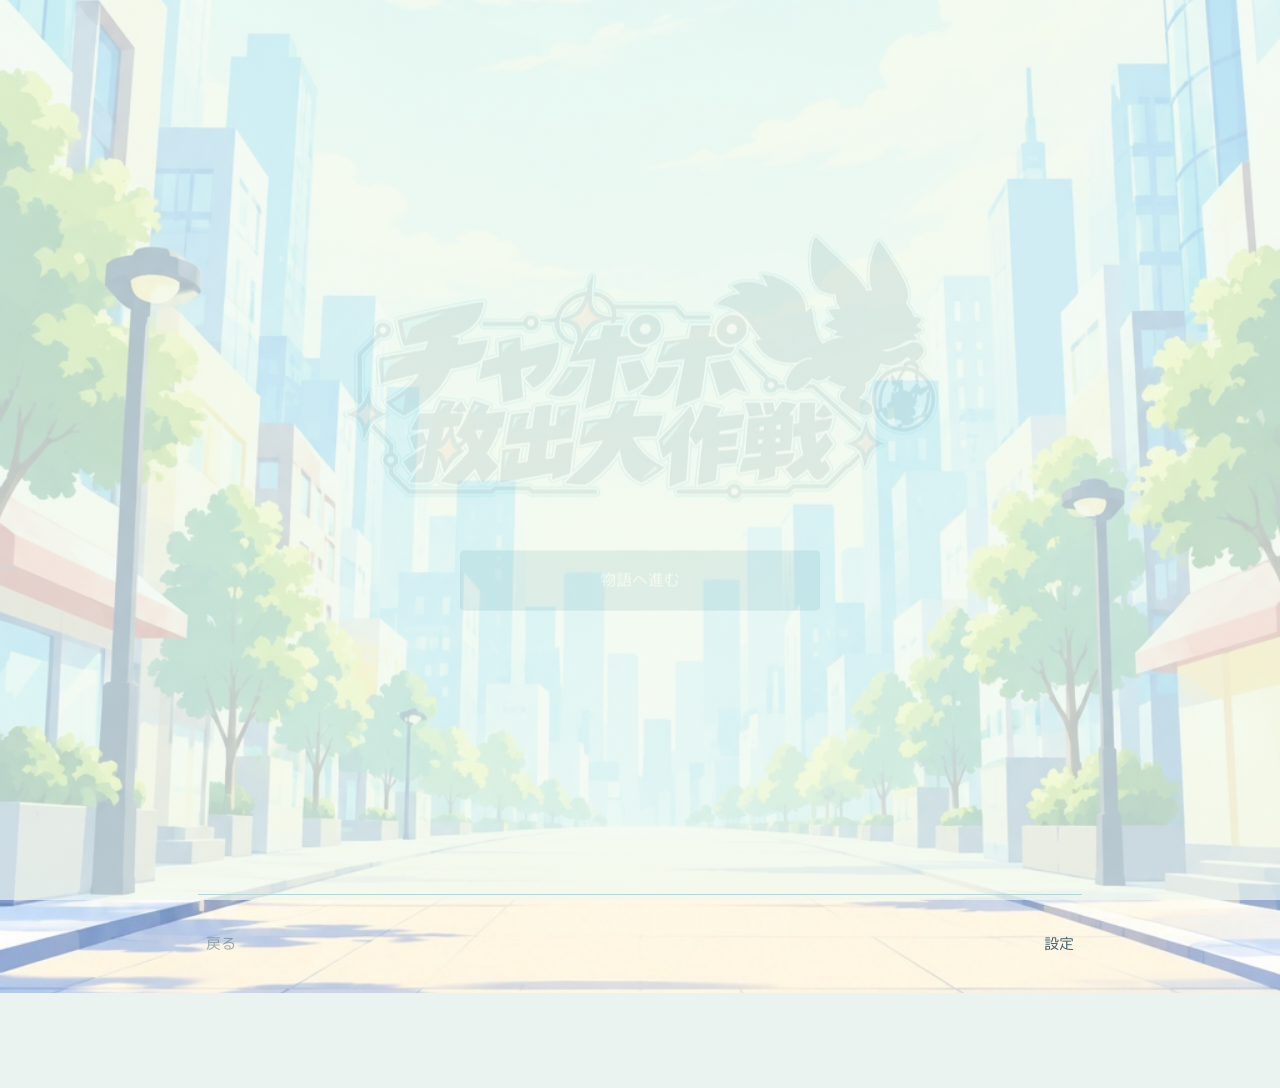
<file: index.html>
<!doctype html><html lang="ja"><head><meta charset="utf-8"><meta name="viewport" content="width=device-width,initial-scale=1"><meta http-equiv="refresh" content="0;url=./mvp/"><title>チャポポ救出大作戦｜4地点MVP</title></head><body><a href="./mvp/">4地点MVP版を開く</a></body></html>
</file>
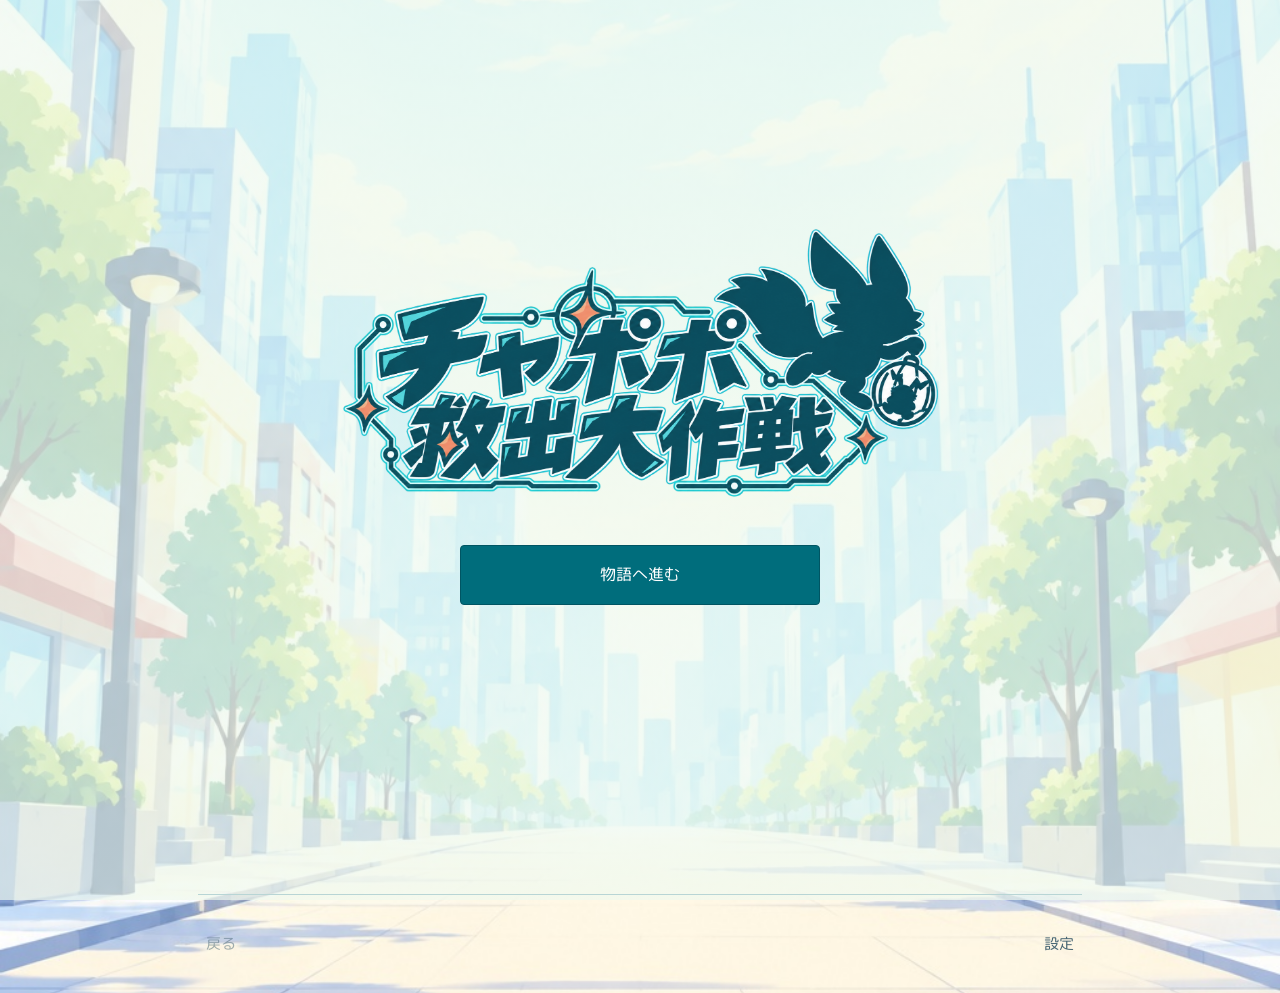
<file: mvp/index.html>
<!doctype html>
<html lang="ja">
<head>
<meta charset="utf-8"><meta name="viewport" content="width=device-width,initial-scale=1">
<meta name="theme-color" content="#153e51"><meta name="description" content="新宿の4つのステーションに残された手がかりを追い、チャポポを救出せよ。CHARGESPOTの街歩き謎解き。">
<title>チャポポ救出大作戦 | 新宿の街歩き謎解き</title>
<link rel="preload" as="image" href="./comic-title-daisakusen-r68.png">
<link rel="preload" as="image" href="./event-street-r20.jpg">
<link rel="preload" as="font" href="./YuseiMagic-Regular.woff2" type="font/woff2" crossorigin>
<link rel="preload" as="font" href="./MPLUSRounded1c-Regular.woff2" type="font/woff2" crossorigin>
<link rel="stylesheet" href="./mission.css?v=20261004-r69-answer-row">
</head>
<body>
<svg class="ink-filter-defs" width="0" height="0" aria-hidden="true"><defs><filter id="chapter-ink" color-interpolation-filters="sRGB"><feColorMatrix type="matrix" values="1 0 0 0 0  0 1 0 0 0  0 0 1 0 0  -10 -10 -10 0 27" result="ink"/><feComposite in="ink" in2="SourceAlpha" operator="in"/></filter></defs></svg>
<a class="skip" href="#app">ミッションへ</a>
<header class="event-banner" aria-label="イベントタイトル"><img class="comic-title" src="./comic-title-daisakusen-r68.png" width="1774" height="887" alt="チャポポ救出大作戦"></header>
<div class="shell">
<main id="app" tabindex="-1" aria-live="polite"></main>
<footer><button class="text-button" id="pageBack">戻る</button><button class="text-button" id="settingsOpen" aria-label="設定を開く">設定</button></footer>
</div>
<dialog id="settings"><div class="dialog-head"><h2>設定</h2><button id="settingsClose" class="text-button">閉じる</button></div><p>進捗はこの端末に保存されます。画面の確認と答えの入力は、立ち止まって行ってください。</p><button id="reset" class="secondary">最初からやり直す</button><details><summary>運営者テスト</summary><button id="testAnswers" class="text-button">テスト用の答えを表示</button><p id="answers"></p></details></dialog>
<noscript>ブラウザのJavaScriptを有効にしてご参加ください。</noscript>
<script src="./config.js?v=20261004-r66-monitor"></script><script src="./story-revision-r36.js?v=20261004-r57"></script><script src="./story-copy-r53.js?v=20261004-r57"></script><script src="./app.js?v=20261004-r68-logo"></script>
</body></html>
</file>
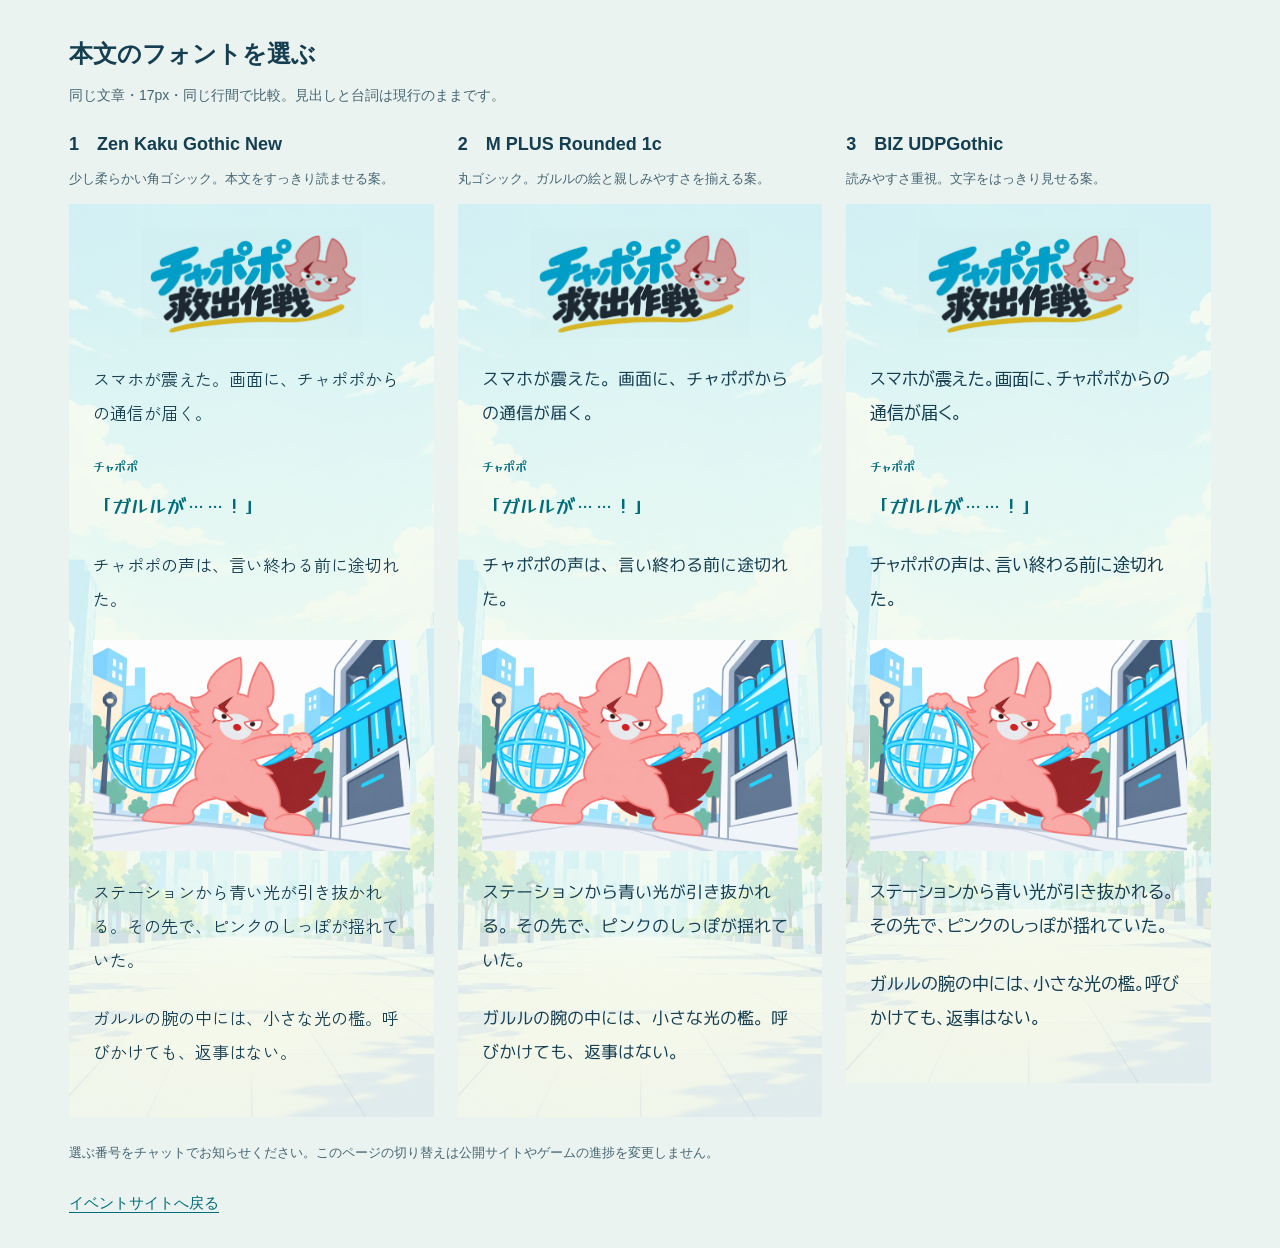
<file: mvp/font-preview.html>
<!doctype html>
<html lang="ja">
<head>
<meta charset="utf-8"><meta name="viewport" content="width=device-width,initial-scale=1">
<title>本文のフォント比較 | チャポポ救出作戦</title>
<style>
@font-face{font-family:Zen;src:url('./ZenKakuGothicNew-Regular.woff2') format('woff2');font-weight:400;font-display:swap}
@font-face{font-family:Rounded;src:url('./MPLUSRounded1c-Regular.woff2') format('woff2');font-weight:400;font-display:swap}
@font-face{font-family:BIZ;src:url('./BIZUDPGothic-Regular.woff2') format('woff2');font-weight:400;font-display:swap}
@font-face{font-family:Yusei;src:url('./YuseiMagic-Regular.woff2') format('woff2');font-weight:400;font-display:swap}
*{box-sizing:border-box}body{margin:0;background:#eaf3ef;color:#153e51;font:15px/1.8 sans-serif}main{max-width:1190px;margin:32px auto;padding:0 24px}h1{font-size:24px;margin:0 0 8px}header>p{margin:0 0 20px;font-size:14px;color:#466573}nav{display:flex;gap:8px;margin:20px 0}button{font:inherit;cursor:pointer;min-height:44px;background:transparent;color:#153e51;border:1px solid #006d7c;border-radius:3px;padding:8px 18px}button[aria-pressed=true]{color:#effaf5;background:#006d7c}:focus-visible{outline:3px solid #006d7c;outline-offset:3px}.comparison{display:grid;grid-template-columns:repeat(3,minmax(0,1fr));gap:24px}.option{min-width:0}h2{font-size:18px;margin:0 0 6px;font-weight:600}.description{font-size:13px;margin:0 0 14px;color:#466573}.sample{background:linear-gradient(rgba(239,249,239,.68),rgba(239,249,239,.68)),url('./event-street-r20.jpg') center/cover;padding:24px;min-width:0}.logo{display:block;width:220px;max-width:100%;height:auto;margin:0 auto 24px;mix-blend-mode:multiply}.prose{font-size:17px;line-height:2;font-weight:400;letter-spacing:0;line-break:strict;word-break:normal;overflow-wrap:break-word}.prose p{margin:0 0 24px}.scene{display:block;width:100%;height:auto;aspect-ratio:3/2;object-fit:contain;margin:24px 0}.voice{font-family:Yusei,sans-serif;margin:24px 0;color:#006d7c}.voice small{display:block;font-size:12px;margin-bottom:8px}.voice p{font-size:19px;margin:0}.zen .prose{font-family:Zen,sans-serif}.rounded .prose{font-family:Rounded,sans-serif}.biz .prose{font-family:BIZ,sans-serif}.compare-note{font-size:13px;margin:24px 0;color:#466573}a{color:#006d7c;text-underline-offset:4px}
@media(max-width:900px){main{max-width:430px;padding:0 24px;margin-top:24px}.comparison{display:block}.option[hidden]{display:none}.sample{margin:0 -24px;padding:24px}.option{margin-bottom:24px}nav{justify-content:flex-start}}
@media(min-width:901px){.option[hidden]{display:block}nav{display:none}}
</style>
</head>
<body><main>
<header><h1>本文のフォントを選ぶ</h1><p>同じ文章・17px・同じ行間で比較。見出しと台詞は現行のままです。</p></header>
<nav aria-label="候補の切り替え"><button data-font="1" aria-pressed="true">1</button><button data-font="2" aria-pressed="false">2</button><button data-font="3" aria-pressed="false">3</button></nav>
<div class="comparison">
<section class="option zen" data-option="1"><h2>1　Zen Kaku Gothic New</h2><p class="description">少し柔らかい角ゴシック。本文をすっきり読ませる案。</p><div class="sample"><img class="logo" src="./comic-title-r13.jpg" alt="チャポポ救出作戦" width="1774" height="887"><div class="prose"><p>スマホが震えた。画面に、チャポポからの通信が届く。</p><div class="voice"><small>チャポポ</small><p>「ガルルが……！」</p></div><p>チャポポの声は、言い終わる前に途切れた。</p><img class="scene" src="./scene-st1-arrival-r14.jpg" alt="ガルルが青い光を引き抜く" width="1536" height="1024"><p>ステーションから青い光が引き抜かれる。その先で、ピンクのしっぽが揺れていた。</p><p>ガルルの腕の中には、小さな光の檻。呼びかけても、返事はない。</p></div></div></section>
<section class="option rounded" data-option="2" hidden><h2>2　M PLUS Rounded 1c</h2><p class="description">丸ゴシック。ガルルの絵と親しみやすさを揃える案。</p><div class="sample"><img class="logo" src="./comic-title-r13.jpg" alt="チャポポ救出作戦" width="1774" height="887"><div class="prose"><p>スマホが震えた。画面に、チャポポからの通信が届く。</p><div class="voice"><small>チャポポ</small><p>「ガルルが……！」</p></div><p>チャポポの声は、言い終わる前に途切れた。</p><img class="scene" src="./scene-st1-arrival-r14.jpg" alt="ガルルが青い光を引き抜く" width="1536" height="1024"><p>ステーションから青い光が引き抜かれる。その先で、ピンクのしっぽが揺れていた。</p><p>ガルルの腕の中には、小さな光の檻。呼びかけても、返事はない。</p></div></div></section>
<section class="option biz" data-option="3" hidden><h2>3　BIZ UDPGothic</h2><p class="description">読みやすさ重視。文字をはっきり見せる案。</p><div class="sample"><img class="logo" src="./comic-title-r13.jpg" alt="チャポポ救出作戦" width="1774" height="887"><div class="prose"><p>スマホが震えた。画面に、チャポポからの通信が届く。</p><div class="voice"><small>チャポポ</small><p>「ガルルが……！」</p></div><p>チャポポの声は、言い終わる前に途切れた。</p><img class="scene" src="./scene-st1-arrival-r14.jpg" alt="ガルルが青い光を引き抜く" width="1536" height="1024"><p>ステーションから青い光が引き抜かれる。その先で、ピンクのしっぽが揺れていた。</p><p>ガルルの腕の中には、小さな光の檻。呼びかけても、返事はない。</p></div></div></section>
</div>
<p class="compare-note">選ぶ番号をチャットでお知らせください。このページの切り替えは公開サイトやゲームの進捗を変更しません。</p>
<a href="./">イベントサイトへ戻る</a>
</main><script>
document.querySelectorAll('[data-font]').forEach(button=>button.addEventListener('click',()=>{document.querySelectorAll('[data-font]').forEach(b=>b.setAttribute('aria-pressed',String(b===button)));document.querySelectorAll('[data-option]').forEach(option=>option.hidden=option.dataset.option!==button.dataset.font);}));
</script></body></html>
</file>
<file: mvp/mission.css>
/* Native CSS. Daytime event; variance6/motion3/density3. No story cards.
   3px controls, Japanese system sans, cyan reserved for functional state. */
:root{color-scheme:light;--bg:#fafbfc;--ink:#25292d;--muted:#626970;--line:#d7dce0;--accent:#087f8c}
*{box-sizing:border-box}body{margin:0;background:var(--bg);color:var(--ink);font:15px/1.7 "Hiragino Sans","Yu Gothic",Meiryo,system-ui,sans-serif;-webkit-font-smoothing:antialiased}button,input{font:inherit}button,a,summary{touch-action:manipulation;-webkit-tap-highlight-color:transparent}button{cursor:pointer}a{color:inherit;text-underline-offset:5px}:focus-visible{outline:2px solid var(--accent);outline-offset:5px}[hidden]{display:none!important}button:disabled{opacity:.5;cursor:not-allowed}
.shell{width:min(1280px,calc(100% - 80px));margin:auto}.topbar{height:80px;display:flex;align-items:center;justify-content:space-between}.wordmark{display:grid;gap:4px;text-decoration:none}.wordmark strong{font:800 19px/1.1 Arial,sans-serif;letter-spacing:-.035em}.wordmark strong span{font-weight:400;margin-left:5px}.wordmark small{font-size:10px;color:var(--muted)}.text-button{min-height:44px;border:0;background:none;color:var(--muted);padding:12px 0;font-size:13px}.text-button:hover{color:var(--ink)}
.tabs{display:flex;gap:30px;border-bottom:1px solid var(--line)}.tabs button{min-height:48px;padding:14px 0;border:0;border-bottom:2px solid transparent;background:none;color:var(--muted);font-size:13px}.tabs button[aria-current]{color:var(--ink);border-color:var(--ink)}main{margin-top:26px;outline:none}
.primary,.secondary{display:inline-flex;align-items:center;justify-content:space-between;gap:28px;min-height:52px;padding:15px 20px;border:1px solid var(--ink);border-radius:3px;font-size:14px;font-weight:700;text-decoration:none;white-space:nowrap}.primary{color:var(--bg);background:var(--ink)}.primary:hover{background:#41474c}.secondary{color:var(--ink);background:transparent;border-color:#90979e}.secondary:hover{background:#eef1f3}.primary:active,.secondary:active{transform:translateY(1px)}
.intro{display:grid;grid-template-columns:.8fr 1.2fr;align-items:center;min-height:500px;gap:20px}.intro-copy{padding:38px 24px 38px 0}.intro h1{font-size:clamp(36px,4.6vw,64px);font-weight:800;line-height:1.26;letter-spacing:-.065em;margin:0 0 24px}.intro h1 span{display:block;white-space:nowrap}.lead{font-size:18px;line-height:1.8;margin:0 0 28px}.intro-image{margin:0;min-width:0}.intro-image img{width:100%;height:auto;display:block}.intro-meta{display:flex;gap:24px;margin-top:24px;font-size:12px;color:var(--muted)}.intro-meta strong{font-size:22px;font-weight:600;margin-right:4px;color:var(--ink)}.intro-note{font-size:13px;color:var(--muted);line-height:1.8;margin:24px 0}.prologue{max-width:640px;margin:64px auto 40px}.prologue h2{font-size:28px;margin:0 0 28px}
.status{display:flex;justify-content:space-between;align-items:center;gap:20px;padding-bottom:22px}.status p{font-size:11px;color:var(--muted);margin:0}.status strong{font-size:16px;color:var(--ink);font-weight:600;margin-left:8px;font-variant-numeric:tabular-nums}.segments{display:flex;gap:6px}.segments i{width:30px;height:4px;background:var(--line)}.segments i.done{background:var(--accent)}
.travel-screen{max-width:980px;margin:auto;padding:64px 32px 72px;min-height:60dvh}.travel-label{font-size:13px;color:var(--muted);margin:0 0 28px}.travel-screen h1{font-size:clamp(32px,5.6vw,66px);line-height:1.4;letter-spacing:-.045em;max-width:15em;margin:0 0 28px;text-wrap:balance}.travel-place{font-size:20px;color:var(--muted);line-height:1.8;margin:0 0 36px;max-width:30em}.travel-actions{display:flex;gap:16px;flex-wrap:wrap}.travel-actions .primary{min-width:220px}.travel-note{font-size:13px;color:var(--muted);margin-top:24px}
.scene{margin:0;min-width:0}.scene img{display:block;width:100%;height:auto;object-fit:contain}.scene figcaption{display:none}.story-screen>.scene{max-width:880px;margin:0 auto}.story-screen>.scene img{height:clamp(250px,32vw,430px)}.story-sheet{width:min(660px,100%);margin:36px auto 48px;padding:0;background:none;border:0}.story-sheet h1{font-size:clamp(26px,3vw,34px);line-height:1.5;letter-spacing:-.035em;margin:0 0 28px;font-weight:800}.stage-heading{display:flex;align-items:baseline;gap:12px;margin-bottom:20px}.stage-number{font:400 26px/1 Arial,sans-serif}.stage-heading span:last-child{font-size:11px;color:var(--muted)}.story-part{margin:0 0 28px}
.reader-prose{font-size:17px;font-weight:400;line-height:2;letter-spacing:.015em;max-width:38em;line-break:strict;overflow-wrap:anywhere;outline:none}.reader-prose p{margin:0 0 1.25em}.reader-prose p:last-child{margin-bottom:0}.reader-prose .dialogue{display:grid;grid-template-columns:76px minmax(0,1fr);gap:14px;margin:28px 0;padding:0;max-width:100%;border:0;background:none}.dialogue figcaption{font-size:12px;font-weight:600;color:var(--muted);padding-top:5px}.dialogue blockquote{padding:0;margin:0;border:0;background:none;color:var(--ink);font-size:19px;line-height:1.8;font-weight:650}.dialogue.garuru{padding-left:24px}.story-sheet>.primary{width:100%;margin-top:8px}
.success-label{font-size:15px;font-weight:750;color:var(--accent);margin:0 0 24px;outline:none}.success-label span{font:12px/1.6 ui-monospace,monospace;margin-left:14px;overflow-wrap:anywhere}.brand-note{padding:28px 0 0;margin:36px 0 28px;border-top:1px solid var(--line)}.operation-bridge{font-size:14px;color:var(--muted);line-height:1.85;margin:0 0 18px}.brand-note h2{font-size:21px;line-height:1.6;letter-spacing:-.025em;margin:0 0 12px}.promotion-body{font-size:15px;line-height:1.9;margin:0}.ending-detail{font-size:14px;color:var(--muted);margin-top:20px}.ending-detail .reader-prose{font-size:16px;margin-top:14px}
.mission-layout{display:grid;grid-template-columns:1fr 1fr;gap:48px;align-items:start}.mission-layout>.scene{position:sticky;top:24px}.mission-panel{padding:26px 0;min-width:0}.mission-panel h1{font-size:28px;line-height:1.5;margin:0 0 20px;letter-spacing:-.035em}.place{display:flex;gap:16px;justify-content:space-between;align-items:flex-start}.place p{font-size:13px;color:var(--muted);line-height:1.8;margin:0}.place a{font-size:13px;min-height:44px;white-space:nowrap}.instruction{font-size:15px;line-height:1.8;margin:28px 0 18px}.answer-form label{display:block;font-size:13px;margin-bottom:10px}.input-row{display:flex;gap:8px}.input-row input{width:100%;min-width:0;border:1px solid #90979e;border-radius:3px;background:var(--bg);padding:14px;font-size:16px;color:var(--ink)}.input-row input::placeholder{color:var(--muted)}.input-row .primary{gap:0}.input-row input[aria-invalid]{border-color:#a13e2d}.feedback{font-size:13px;line-height:1.6;color:#a13e2d;min-height:20px;margin:10px 0 0}.helpers{display:flex;gap:20px;flex-wrap:wrap;margin-top:12px}.helpers details{font-size:13px;color:var(--muted)}.helpers details[open]{flex-basis:100%}summary{cursor:pointer;min-height:44px;padding:12px 0}details p{line-height:1.8;margin-top:2px}.rental{margin:26px 0}.rental h3{font-size:17px;margin:0 0 12px}.rental ol{padding-left:22px;font-size:14px;line-height:1.9}.rental-note{font-size:13px;color:var(--muted);line-height:1.8;margin:14px 0}.rental details{font-size:13px;color:var(--muted)}
.completion{display:grid;grid-template-columns:1.35fr 1fr;gap:64px;max-width:1120px;margin:52px auto 64px;align-items:start}.completion-label{font-size:13px;color:var(--muted);margin:0 0 20px}.completion h1{font-size:38px;line-height:1.5;letter-spacing:-.035em;margin:0 0 28px}.completion-copy{font-size:22px;font-weight:750;line-height:1.6;margin:34px 0 0}.return-panel{border-left:1px solid var(--line);padding:0 0 0 34px;background:none}.return-panel h2{font-size:21px;line-height:1.6;margin:0 0 20px}.return-panel p,.return-panel li{font-size:15px;line-height:1.9}.return-panel ol{padding-left:22px;margin:20px 0}.return-panel li+li{margin-top:12px}.return-panel p:last-child{font-size:14px;color:var(--muted)}
.logs-page{max-width:760px;margin:44px auto}.logs-page h1{font-size:32px;margin-bottom:28px}.log-entry{padding:22px 0;border-bottom:1px solid var(--line)}.log-code{font:12px/1.6 ui-monospace,monospace;color:var(--muted)}.log-entry h2{font-size:20px;line-height:1.6;margin:12px 0}.log-entry p{font-size:15px;color:var(--muted);line-height:1.9}.empty{color:var(--muted);line-height:1.8}.source{display:inline-block;margin:24px 0;font-size:13px;color:var(--muted)}
footer{display:flex;justify-content:space-between;gap:12px;padding:28px 0;font-size:11px;color:var(--muted)}dialog{width:min(480px,calc(100% - 32px));padding:28px;border:1px solid var(--line);border-radius:3px;background:var(--bg);color:var(--ink)}dialog::backdrop{background:rgb(25 30 35 / .55)}.dialog-head{display:flex;justify-content:space-between;align-items:center}.dialog-head h2{font-size:24px;margin:0}dialog p,dialog details{font-size:13px;color:var(--muted);line-height:1.8}dialog details{margin-top:22px}#answers{overflow-wrap:anywhere}.skip{position:fixed;left:16px;top:-60px;padding:12px;background:var(--ink);color:var(--bg);z-index:3}.skip:focus{top:12px}
@media(prefers-reduced-motion:no-preference){button,a{transition:background .15s,color .15s}.story-sheet{animation:read-in .2s ease-out}@keyframes read-in{from{opacity:0;transform:translateY(4px)}to{opacity:1;transform:translateY(0)}}}
@media(max-width:1024px){.shell{width:calc(100% - 48px)}.mission-layout{gap:28px}.intro{min-height:420px}.intro-copy{padding-right:0}}
@media(max-width:767px){.shell{width:calc(100% - 32px)}.topbar{height:72px}.wordmark strong{font-size:16px}.tabs{gap:28px}.tabs button{font-size:12px}main{margin-top:20px}.intro{display:flex;flex-direction:column;align-items:stretch;gap:0;min-height:0}.intro-image{order:-1;margin:0 -16px}.intro-image img{height:220px;object-fit:contain}.intro-copy{padding:22px 8px}.intro h1{font-size:38px;margin-bottom:16px}.intro .lead{font-size:15px;margin-bottom:22px}.intro .primary{width:100%}.intro-meta{margin-top:18px}.intro-note{font-size:13px}.prologue{margin:40px 8px}.prologue h2{font-size:24px}.status{padding-bottom:16px}.segments i{width:24px}.story-screen>.scene{margin:0 -16px}.story-screen>.scene img{height:240px;object-fit:contain}.story-sheet{margin:26px auto 40px;padding:0 8px}.story-sheet h1{font-size:25px;margin-bottom:26px}.stage-heading{margin-bottom:18px}.stage-number{font-size:24px}.reader-prose{font-size:16px;line-height:1.95}.reader-prose .dialogue{display:block;margin:26px 0}.dialogue figcaption{font-size:12px;padding:0;margin-bottom:8px}.dialogue blockquote{font-size:18px;padding-left:12px}.dialogue.garuru{padding-left:24px}.success-label span{display:block;margin:6px 0 0}.brand-note h2{font-size:20px}.travel-screen{padding:36px 8px 48px;min-height:65dvh}.travel-label{margin-bottom:22px}.travel-screen h1{font-size:36px;line-height:1.45}.travel-place{font-size:17px;margin-bottom:30px}.travel-actions{display:grid;grid-template-columns:1fr}.mission-layout{display:block}.mission-layout>.scene{position:static}.mission-layout>.scene img{height:190px;object-fit:contain}.mission-panel{padding:24px 8px}.mission-panel h1{font-size:25px}.input-row{flex-direction:column}.input-row .primary{justify-content:center}.helpers{gap:18px}.completion{display:block;margin:30px 8px 40px}.completion h1{font-size:29px}.completion-copy{font-size:21px}.return-panel{margin-top:38px;padding:26px 0 0;border-left:0;border-top:1px solid var(--line)}.return-panel h2{font-size:21px}.logs-page{margin:30px 8px}.logs-page h1{font-size:28px}footer{font-size:10px}}
:root p,:root h1,:root h2,:root blockquote{word-break:normal;line-break:strict}
.reader-prose{overflow-wrap:normal;letter-spacing:normal}
.travel-screen h1{text-wrap:wrap}
.travel-screen h1 span{display:inline-block;white-space:nowrap}
.status p{white-space:nowrap;flex-shrink:0}
.reader-prose .dialogue{padding:0}
.dialogue blockquote{padding-left:0}
.result-page{max-width:640px;margin:60px auto 72px}
.result-page h1{font-size:24px;line-height:1.5;color:var(--accent);margin:0 0 14px;outline:none}
.result-answer{font:400 52px/1.3 'M PLUS Rounded 1c',sans-serif;letter-spacing:-.025em;margin:0 0 36px}
.result-answer.protocol{font-size:25px;line-height:1.7;word-break:normal;overflow-wrap:normal}
.result-information h2{font-size:24px;line-height:1.6;margin:0 0 20px}
.result-information p{font-size:16px;line-height:1.95;margin:0 0 18px}
.result-page>.primary{width:100%;margin-top:22px}
@media(max-width:767px){.result-page{margin:36px 8px 48px}.result-information h2{font-size:22px}.result-answer.protocol{font-size:22px}.intro .lead{max-width:20em}.travel-screen h1{font-size:clamp(24px,7.5vw,36px)}.status{gap:12px}.segments i{width:20px}}
/* Selected comic direction: raster title and narrative; live functional UI. */
:root{--bg:#ffffff;--accent:#007c8d}
.sr-only{position:absolute;width:1px;height:1px;padding:0;margin:-1px;overflow:hidden;clip-path:inset(50%);white-space:nowrap;border:0}
.skip{top:0;transform:translateY(-150%);opacity:0;pointer-events:none}.skip:focus-visible{top:0;transform:translateY(0);opacity:1;pointer-events:auto}
.status{max-width:640px;margin:0 auto;justify-content:flex-start;gap:18px;padding-bottom:24px}
.status p{display:flex;align-items:baseline;font:500 18px/1.4 Arial,sans-serif;color:#747a82}
.status p strong{font-size:28px;font-weight:700;margin:0 8px 0 0}
.segments{gap:5px}.segments i{width:24px;height:4px;border-radius:0}
.comic-page{max-width:420px;margin:0 auto 48px}
.comic-title{display:block;width:100%;height:auto;margin:0 0 4px}
.comic-art{display:block;width:100%;height:auto;margin:0;object-fit:contain}
.comic-page .status{padding-bottom:4px;margin-top:8px}
.comic-page .story-sheet{width:100%;padding:0;margin:0}
.comic-caption{font-size:14px;font-weight:650;text-align:center;line-height:1.8;margin:20px 0 18px}
.comic-page .comic-action{width:100%;min-height:56px;justify-content:center;background:#007c8d;border-color:#007c8d;color:#fff;border-radius:6px;font-size:18px;font-weight:750;letter-spacing:.01em;margin:0}
.comic-page .comic-action:hover{background:#006675;border-color:#006675}
.comic-transcript{margin:18px 0 0;color:var(--muted);font-size:12px}
.comic-transcript>summary{text-align:center;list-style-position:inside;font-size:12px}
.comic-transcript[open]{padding:0 4px}.comic-transcript .reader-prose{font-size:16px;color:var(--ink);padding:12px 0 0}
.puzzle-page{max-width:640px;margin:auto}.puzzle-title{max-width:240px;margin:0 0 24px}.puzzle-page .mission-panel{padding:0 0 36px}
.comic-intro .intro-meta{justify-content:center;margin-top:20px}.comic-intro .intro-note{font-size:12px;text-align:center}
.comic-mode .utility{display:flex;align-items:center;gap:20px;max-width:420px;margin:auto}
.comic-mode .topbar{order:2;height:44px;margin-left:auto}.comic-mode .wordmark{display:none}
.comic-mode .tabs{flex:1;border:0;gap:20px}.comic-mode .tabs button{font-size:11px;min-height:44px;padding:10px 0;border:0}
.comic-mode .tabs button[aria-current]{font-weight:700}.comic-mode .text-button{font-size:11px;padding:10px 0}
.comic-mode main{margin-top:0}.comic-mode footer{max-width:420px;margin:auto;font-size:10px}
@media(min-width:768px){.comic-mode .utility{padding-top:12px}.comic-page{max-width:420px}.comic-page .comic-caption{font-size:15px}}
@media(max-width:767px){.comic-mode .shell{width:calc(100% - 32px)}.comic-caption{font-size:13px}.comic-page .comic-action{font-size:17px}.status{padding-bottom:18px}.status p strong{font-size:25px}}
/* Text-led story, native CSS: variance 5 / motion 3 / density 3.
   Daylight brief deliberately stays light. No animated reading or story cards. */
.reading-page{max-width:600px;margin:16px auto 64px}
.reading-page .status{margin:0 0 34px;padding:0}
.reading-head{margin:0 0 30px}
.reading-head>p{font-size:13px;color:var(--muted);margin:0 0 12px}
.reading-head h1{font-size:32px;line-height:1.5;letter-spacing:-.035em;font-weight:750;margin:0;text-wrap:wrap}
.reading-body{max-width:none;font-size:18px;line-height:1.95;letter-spacing:0}
.reading-body>p{margin:0 0 1.15em}
.reading-body .dialogue{display:block;padding:0;margin:26px 0}
.reading-body .dialogue figcaption{font-size:12px;line-height:1.6;margin:0 0 7px;padding:0;color:var(--muted)}
.reading-body .dialogue blockquote{font-size:20px;line-height:1.8;font-weight:650;margin:0;padding:0;color:var(--ink)}
.reading-body .dialogue blockquote::before{content:'「'}
.reading-body .dialogue blockquote::after{content:'」'}
.inserted-scene{margin:30px -20px 34px}
.inserted-scene img{display:block;width:100%;height:auto;object-fit:contain}
.reading-page .reading-action{display:flex;justify-content:center;width:100%;min-height:56px;margin:34px 0 0;background:var(--accent);border-color:var(--accent);color:#fff;border-radius:6px;font-size:16px}
.reading-page .reading-action:hover{background:#006675;border-color:#006675}
.reading-logo{max-width:390px;margin:0 auto 28px}
.reading-intro .intro-meta{justify-content:center}
.reading-intro .intro-note{text-align:center}
.reading-mode .utility{display:flex;align-items:center;gap:20px;max-width:600px;margin:auto}
.reading-mode .topbar{order:2;height:48px;margin-left:auto}.reading-mode .wordmark{display:none}
.reading-mode .tabs{flex:1;border:0;gap:24px}.reading-mode .tabs button{font-size:12px;min-height:48px;padding:12px 0;border:0}
.reading-mode .tabs button[aria-current]{font-weight:700}.reading-mode .text-button{font-size:12px;padding:12px 0}
.reading-mode main{margin-top:0}.reading-mode footer{max-width:600px;margin:auto}
@media(min-width:768px){.reading-mode .utility{padding-top:12px}.reading-page{padding:0 20px}.reading-mode footer{padding-left:20px;padding-right:20px}}
@media(max-width:767px){.reading-page{margin:18px 8px 48px}.reading-head h1{font-size:28px}.reading-body{font-size:17px;line-height:1.95}.reading-body .dialogue blockquote{font-size:19px}.inserted-scene{margin:28px -8px 30px}.reading-page .status{margin-bottom:30px}.reading-logo{max-width:320px;margin-bottom:24px}}
/* r15: one illustrated street, not a stack of dashboard cards.
   Variance 7 / motion 4 / density 4. Daylight palette, text-led narrative. */
:root{--bg:#e6f4f0;--ink:#153e51;--muted:#466573;--line:#a3c5c8;--accent:#006d7c}
body{background:#8cdee6 url('./event-city-r15.jpg') center top/cover fixed no-repeat;min-height:100dvh}
.shell{width:min(740px,calc(100% - 48px));position:relative;background:linear-gradient(180deg,rgba(220,246,243,.92),#e6f4f0 700px);min-height:100dvh;padding:0 44px;box-shadow:0 0 0 1px rgba(255,255,255,.42)}
.utility,.reading-mode .utility{display:flex;align-items:center;gap:24px;max-width:none;margin:0 -44px;padding:0 30px;background:#153e51;color:#effbf7;border-bottom:4px solid #f2c65d}
.topbar,.reading-mode .topbar{order:2;height:58px;margin-left:auto}
.wordmark{display:none}.tabs,.reading-mode .tabs{flex:1;border:0;gap:24px}
.tabs button,.reading-mode .tabs button{font-size:12px;min-height:54px;padding:14px 0;color:#b9d8df;border:0;position:relative}
.tabs button[aria-current],.reading-mode .tabs button[aria-current]{color:#fff;font-weight:750}
.tabs button[aria-current]::after{content:'';position:absolute;height:3px;background:#72e0dc;bottom:6px;left:0;right:0}
.utility .text-button,.reading-mode .utility .text-button{font-size:12px;color:#cce0e4}
main,.reading-mode main{margin:0;padding-top:28px}
footer,.reading-mode footer{max-width:none;margin:0;padding:24px 0;border-top:1px solid #b8d5d5;color:#466573}
.reading-page{max-width:none;margin:0 0 48px;padding:0}
.reading-logo{max-width:480px;margin:-12px -12px 24px}.comic-title{mix-blend-mode:multiply}
.reading-intro .reading-logo{margin-left:auto;margin-right:auto}
.reading-head{margin:0 0 32px;padding:0 0 24px;border-bottom:2px solid #153e51;position:relative}
.reading-head::after{content:'';position:absolute;bottom:-2px;left:0;width:72px;height:5px;background:#efb944}
.reading-head>p{display:inline-block;font-size:12px;font-weight:750;letter-spacing:.08em;color:#006d7c;margin:0 0 14px}
.reading-head h1{font-size:clamp(28px,4vw,38px);font-weight:800;line-height:1.5;letter-spacing:-.04em;color:#153e51}
.reading-body{font-size:18px;line-height:2;color:#153e51}
.reading-body>p{margin:0 0 1.4em}
.reading-body .dialogue{margin:28px 0 32px;padding:17px 20px 19px;background:#153e51;color:#f1fbf8;border-left:4px solid #72d9d0;position:relative}
.reading-body .dialogue::after{content:'';position:absolute;right:14px;top:15px;width:14px;height:4px;background:#72d9d0;box-shadow:0 7px 0 #72d9d0}
.reading-body .dialogue.garuru{background:#653e48;border-color:#f39b99}
.reading-body .dialogue.garuru::after{background:#f39b99;box-shadow:0 7px 0 #f39b99}
.reading-body .dialogue figcaption{color:#a5e8e1;font-size:11px;font-weight:700;letter-spacing:.06em;margin:0 0 7px}
.reading-body .dialogue.garuru figcaption{color:#ffd4d0}
.reading-body .dialogue blockquote{color:#f1fbf8;font-size:20px;font-weight:650;line-height:1.8}
.inserted-scene{margin:36px -18px 40px;padding:7px;background:#fff7df;border:1px solid #153e51;box-shadow:5px 6px 0 #91c9cb;transform:rotate(-.6deg)}
.inserted-scene:has(img[src*='after']){transform:rotate(.6deg);box-shadow:-5px 6px 0 #91c9cb}
.inserted-scene img{width:100%;height:auto;display:block}
.status{margin:0 0 30px;padding:0;gap:16px}.reading-page .status{margin:0 0 28px}
.status p{color:#466573}.status p strong{color:#153e51}
.segments i{height:6px;width:26px;background:#bad8d6;transform:skewX(-18deg)}.segments i.done{background:#007d8a}
.primary,.reading-page .reading-action{background:#006d7c;border:1px solid #005563;color:#fff;min-height:56px;border-radius:4px;font-size:16px;font-weight:750;box-shadow:0 4px 0 #153e51;justify-content:center;white-space:normal}
.primary:hover,.reading-page .reading-action:hover{background:#005565;border-color:#005565}.primary:active{transform:translateY(2px);box-shadow:0 2px 0 #153e51}
.secondary{background:#eff9f3;border:1px solid #759d9f;color:#153e51;border-radius:4px;justify-content:center}.secondary:hover{background:#d0eeea}
.reading-page .reading-action{margin-top:34px}
.intro-meta{color:#466573}.intro-meta strong{color:#153e51}.intro-note{color:#466573}
.travel-screen{margin:0 0 44px;padding:24px 0 20px;min-height:65dvh}
.travel-label{font-size:12px;font-weight:750;color:#006d7c;margin-bottom:24px}
.travel-screen h1{font-size:clamp(29px,4.2vw,48px);line-height:1.45;letter-spacing:-.045em;color:#153e51;padding-bottom:28px;border-bottom:3px solid #153e51;margin-bottom:24px}
.travel-place{color:#153e51;font-size:19px;line-height:1.85;margin-bottom:32px}
.travel-actions{display:grid;grid-template-columns:1fr 1fr;gap:14px}.travel-actions .primary{min-width:0}.travel-note{margin-top:28px}
.puzzle-title{max-width:220px;margin:-14px auto 24px}.mission-panel h1{font-weight:800}.stage-number{font-weight:800;color:#006d7c}
.answer-form{padding:24px 0;border-top:2px solid #153e51;margin-top:30px}.answer-form label{font-weight:750;color:#153e51;font-size:14px}
.input-row input{border:2px solid #739f9f;background:#f5fbf7;border-radius:4px;min-height:56px}.input-row .primary{min-width:88px}
.result-page{max-width:none;margin:12px 0 48px}.result-page h1{font-size:24px;font-weight:800;margin-bottom:22px}
.result-answer{font-size:clamp(54px,9vw,76px);color:#153e51;display:block;margin:0 0 32px;padding:0 0 28px;border-bottom:3px solid #153e51}
.result-answer.protocol{font-size:clamp(21px,4vw,29px)}
.result-information h2{font-size:24px;font-weight:800;line-height:1.6}.result-information p{font-size:17px;line-height:2}
.result-page>.primary{margin-top:30px}
.logs-page{margin:4px 0 44px}.log-entry{border-color:#aacbcc}.log-entry h2{color:#153e51}.logs-page>h1{font-weight:800}
.completion{display:block;margin:8px 0 48px}.completion h1{color:#006d7c;font-size:clamp(28px,4vw,38px);font-weight:800}.completion-copy{color:#006d7c}
.return-panel{border-left:0;border-top:2px solid #153e51;padding:28px 0 0;margin-top:38px}.completion .dialogue{display:block;padding:0}
dialog{background:#e6f4f0;border:2px solid #153e51;border-radius:4px}
@media(prefers-reduced-motion:no-preference){main>article,main>section{animation:event-enter .3s ease-out}@keyframes event-enter{from{opacity:0;transform:translateY(6px)}to{opacity:1;transform:translateY(0)}}}
@media(max-width:767px){
 body{background-size:auto 100dvh;background-position:center top;background-attachment:scroll}
 .shell,.reading-mode .shell{width:calc(100% - 24px);padding:0 22px;margin:0 auto;background:linear-gradient(180deg,rgba(213,245,240,.90),#e6f4f0 580px)}
 .utility,.reading-mode .utility{margin:0 -22px;padding:0 18px;gap:16px}
 .tabs,.reading-mode .tabs{gap:20px}.topbar,.reading-mode .topbar{height:54px}
 main,.reading-mode main{padding-top:26px}.reading-page{margin:0 0 42px;padding:0}
 .reading-logo{max-width:420px;margin-top:-10px;margin-bottom:26px}
 .reading-body{font-size:17px;line-height:1.95}.reading-head h1{font-size:29px}.reading-head{margin-bottom:28px}
 .reading-body .dialogue{padding:16px 16px 18px;margin:26px 0 30px}.reading-body .dialogue blockquote{font-size:19px}
 .inserted-scene{margin:30px -12px 34px;padding:5px;box-shadow:3px 4px 0 #91c9cb}.inserted-scene:has(img[src*='after']){box-shadow:-3px 4px 0 #91c9cb}
 .reading-intro .intro-note{font-size:12px;text-align:left}.reading-intro .intro-meta{gap:24px}
 .travel-screen{padding:8px 0 12px;min-height:65dvh}.travel-screen h1{font-size:clamp(24px,6.5vw,36px);line-height:1.5}.travel-place{font-size:17px}.travel-actions{grid-template-columns:1fr}
 .mission-panel{padding:0 0 32px}.mission-panel h1{font-size:24px}.puzzle-title{margin-top:-14px}.input-row{flex-direction:column}
 .result-page{margin:4px 0 42px}.result-information h2{font-size:22px}.result-information p{font-size:16px}.result-answer.protocol{font-size:21px}
 .completion{margin:4px 0 42px}.logs-page{margin:4px 0 42px}footer,.reading-mode footer{font-size:10px;gap:8px}
}
@media(max-width:359px){.shell,.reading-mode .shell{padding:0 18px}.utility,.reading-mode .utility{margin:0 -18px;padding:0 14px}.reading-body{font-size:16px}.reading-head h1{font-size:26px}.reading-body .dialogue blockquote{font-size:18px}.travel-screen h1{font-size:23px}.result-information h2{font-size:20px}}
/* Editorial pass: remove faux telemetry, tilted photo cards and decorative depth. */
.reading-body .dialogue,.reading-body .dialogue.garuru{background:none;padding:3px 0 3px 18px;border-left:3px solid #007d8a;color:#153e51}
.reading-body .dialogue::after,.reading-body .dialogue.garuru::after{content:none}
.reading-body .dialogue.garuru{border-left-color:#be6268}
.reading-body .dialogue figcaption{color:#006d7c;letter-spacing:0}
.reading-body .dialogue.garuru figcaption{color:#8b404b}
.reading-body .dialogue blockquote{color:#153e51}
.inserted-scene,.inserted-scene:has(img[src*='after']){padding:0;border:0;background:none;box-shadow:none;transform:none}
.segments i{transform:none;height:5px}
.primary,.reading-page .reading-action{box-shadow:none}
.primary:active{transform:translateY(1px);box-shadow:none}
.reading-head h1,.travel-screen h1,.mission-panel h1,.completion h1,.result-answer{letter-spacing:normal}
.reading-head>p{letter-spacing:normal}
.reading-head h1,.mission-panel h1,.result-information h2,.logs-page>h1{font-weight:750}
.stage-heading{gap:12px;align-items:center;margin-bottom:16px}
.stage-number{font:700 14px/1.6 "Hiragino Sans","Yu Gothic",Meiryo,system-ui,sans-serif}
.stage-heading span:last-child{font-size:12px;color:#466573}
.status p{font:500 14px/1.6 "Hiragino Sans","Yu Gothic",Meiryo,system-ui,sans-serif}
.status p strong{font-size:18px;margin-right:4px}
.reading-body .dialogue figcaption{font-size:12px;font-weight:500}
.reading-body .dialogue blockquote{font-size:19px;font-weight:650}
.result-answer{font-family:inherit;font-weight:400}
.reading-body{line-break:strict;overflow-wrap:break-word;word-break:normal}
/* Scene rhythm comes from narrative emphasis, not arbitrary dashboard sizing. */
.reading-head{padding-bottom:0;border:0;margin-bottom:36px}
.reading-head::after{content:none}
.reading-head h1{font-size:clamp(36px,5vw,52px);font-weight:800;line-height:1.35}
.reading-head>p{margin-bottom:12px}
.reading-body .dialogue.voice-strong{border:0;padding:4px 0;margin:34px 0}
.reading-body .dialogue.voice-strong blockquote{font-size:27px;line-height:1.6;font-weight:800}
.reading-body .dialogue.voice-quiet{border:0;padding:4px 0;margin:22px 0}
.reading-body .dialogue.voice-quiet blockquote{font-size:17px;font-weight:500;line-height:1.9;color:#355967}
.story-screen .inserted-scene:has(img[src*='st3']){max-width:480px;margin:38px auto}
.story-screen .inserted-scene:has(img[src*='st2']),.story-screen .inserted-scene:has(img[src*='st4']){margin:38px -26px 42px}
.reading-page .reading-action{margin-top:42px}
@media(max-width:767px){.reading-head h1{font-size:36px}.reading-head{margin-bottom:30px}.reading-body .dialogue.voice-strong blockquote{font-size:24px}.story-screen .inserted-scene:has(img[src*='st2']),.story-screen .inserted-scene:has(img[src*='st4']){margin:32px -16px 36px}.story-screen .inserted-scene:has(img[src*='st3']){margin:32px 4px 36px}}
@media(max-width:359px){.reading-head h1{font-size:32px}.reading-body .dialogue.voice-strong blockquote{font-size:22px}}
.reading-head>.chapter-mark{display:block;width:100%;height:60px;margin:0 0 16px;background:url('./chapter-lettering-r15.jpg') -69px 0/270px 180px no-repeat;filter:url('#chapter-ink');mix-blend-mode:normal}
.reading-head>.chapter-1{height:54px;background-position:-56px -60px}
.reading-head>.chapter-2{height:64px;background-position:-75px -116px}
@media(max-width:767px){.reading-head>.chapter-mark{height:54px;margin-bottom:14px;background-size:240px 160px;background-position:-61px 0}.reading-head>.chapter-1{height:48px;background-position:-50px -53.333px}.reading-head>.chapter-2{height:57px;background-position:-67px -103px}}
/* r16: lettering is part of the whole world, not an isolated ornamental label. */
@font-face{font-family:'Yusei Magic';src:url('./YuseiMagic-Regular.woff2') format('woff2');font-weight:400;font-style:normal;font-display:swap}
body{font-family:'M PLUS Rounded 1c',"Hiragino Maru Gothic ProN","Hiragino Sans",Meiryo,sans-serif}
.reading-body{font-family:inherit;font-weight:400;line-height:2.05}
.reading-head h1,.mission-panel h1,.result-information h2,.completion h1,.logs-page>h1{font-family:'M PLUS Rounded 1c',sans-serif;font-weight:400}
.reading-head h1{color:#006d7c;line-height:1.4;font-weight:700}
.reading-body .dialogue blockquote,.reading-body .dialogue.voice-quiet blockquote,.reading-body .dialogue.voice-strong blockquote{font-family:'Yusei Magic',sans-serif;font-weight:400}
.reading-body .dialogue.voice-strong blockquote{color:#006d7c}
.reading-body .dialogue.garuru.voice-strong blockquote{color:#8b404b}
.primary,.secondary,.reading-page .reading-action,.tabs button,.reading-mode .tabs button,.travel-label{font-weight:400;font-family:'M PLUS Rounded 1c',sans-serif}
.travel-screen h1{font-family:'M PLUS Rounded 1c',sans-serif;font-weight:400}
.intro-meta strong{font-family:'M PLUS Rounded 1c',sans-serif;font-weight:400}
.reading-body .dialogue figcaption{font-family:inherit}
.status p,.stage-number{font-family:'M PLUS Rounded 1c',sans-serif;font-weight:400}
.reading-head>.chapter-mark{margin-bottom:10px}
@media(max-width:767px){.reading-body{font-size:17px;line-height:2}.reading-body .dialogue.voice-strong blockquote{font-size:25px}.reading-body .dialogue blockquote{line-height:1.9}.reading-head h1{font-size:35px}.reading-head>.chapter-mark{margin-bottom:10px}}
@media(max-width:359px){.reading-head h1{font-size:31px}.reading-body{font-size:16px}.reading-body .dialogue.voice-strong blockquote{font-size:23px}}
/* Motion supports arrival, discovery and success; prose never types or scrolls itself. */
@media(prefers-reduced-motion:no-preference){
 .reading-head>.chapter-mark{animation:letter-enter .65s cubic-bezier(.2,.7,.2,1) both}
 .reading-head h1{animation:heading-enter .45s .12s ease-out both}
 .inserted-scene.motion-ready{opacity:0;transform:translateY(14px);transition:opacity .6s ease-out,transform .6s cubic-bezier(.2,.7,.2,1)}
 .inserted-scene.motion-ready.is-revealed{opacity:1;transform:translateY(0)}
 .travel-screen h1 span{animation:destination-enter .45s ease-out both}
 .travel-screen h1 span:nth-child(2){animation-delay:.07s}.travel-screen h1 span:nth-child(3){animation-delay:.14s}
 .result-page h1{animation:correct-enter .45s cubic-bezier(.2,.8,.2,1) both}
 .result-answer{animation:heading-enter .4s .1s ease-out both}
 .segments i.done:has(+i:not(.done)),.segments i.done:last-child{transform-origin:left;animation:energy-enter .5s ease-out both}
 .primary,.secondary{transition:background .15s,transform .15s}
 .primary:hover{transform:translateY(-1px)}.primary:active{transform:translateY(1px)}
 @keyframes letter-enter{from{clip-path:inset(0 100% 0 0);opacity:0}to{clip-path:inset(0);opacity:1}}
 @keyframes heading-enter{from{opacity:0;transform:translateY(7px)}to{opacity:1;transform:translateY(0)}}
 @keyframes destination-enter{from{opacity:0;transform:translateY(10px)}to{opacity:1;transform:translateY(0)}}
 @keyframes correct-enter{from{opacity:0;transform:scale(.94)}to{opacity:1;transform:scale(1)}}
 @keyframes energy-enter{from{transform:scaleX(0)}to{transform:scaleX(1)}}
}
@media(min-width:768px) and (prefers-reduced-motion:no-preference){
 body{isolation:isolate}body::before{content:'';position:fixed;inset:-12px;z-index:-1;pointer-events:none;background:url('./event-city-r15.jpg') center top/cover no-repeat;animation:city-drift 20s ease-in-out infinite alternate}
 @keyframes city-drift{from{transform:translate3d(-5px,0,0)}to{transform:translate3d(5px,-3px,0)}}
}
@media(prefers-reduced-motion:reduce){main>article,main>section,.reading-head>.chapter-mark,.reading-head h1,.inserted-scene,.travel-screen h1 span,.result-page h1,.result-answer,.segments i,.primary,.secondary{animation:none!important;transition:none!important;transform:none!important}.inserted-scene.motion-ready{opacity:1}body::before{content:none}}
.promotion-illustration{margin:0 0 28px}
.result-information h2{text-wrap:balance}
.promotion-illustration img{display:block;width:100%;height:auto;max-height:280px;object-fit:contain}
.result-answer{margin-bottom:24px;padding-bottom:24px}
.rental-page{margin:0 0 48px}.rental-page h1{font-size:30px;font-weight:400;line-height:1.6;margin:0 0 24px}
.rental-page .inserted-scene{max-width:430px;margin:24px auto 28px}
.rental-page .rental h2{font-size:21px;line-height:1.7;font-weight:400}
.rental-page .rental ol{font-size:16px;line-height:1.9}
.rental-page .rental li+li{margin-top:12px}
.rental-page #rent{width:100%;margin-top:14px}
.rental-confirmed{font-size:13px;color:#006d7c;margin:20px 0}
@media(max-width:767px){.promotion-illustration img{max-height:220px}.rental-page h1{font-size:26px}.rental-page .rental h2{font-size:20px}}
/* r19: daylight adventure, native CSS. Variance 7 / motion 4 / density 3.
   Art-directed event surfaces only; saved game and rental gates stay unchanged.
   A wide visual stage surrounds a narrower, unboxed reading measure. */
.shell{width:min(980px,calc(100% - 48px));padding:0 48px;background:#dcf3ef;box-shadow:none}
.utility,.reading-mode .utility{margin:0 -48px;padding:0 36px}
main,.reading-mode main{margin-top:36px}
.status{max-width:600px;margin:0 auto;padding-bottom:26px}
.reading-page{max-width:600px;padding:0;margin:16px auto 68px}
.reading-page .status{margin-bottom:28px}
.reading-head{margin-bottom:28px}
.reading-body{font-size:18px;line-height:2.05}
.reading-body>p:first-child{font-size:20px;line-height:1.95;margin-bottom:28px}
.reading-body .inserted-scene{margin:42px calc(-1 * clamp(0px,(100vw - 648px)/2,96px)) 46px}
.story-screen .inserted-scene:has(img[src*='st2']),.story-screen .inserted-scene:has(img[src*='st4']){margin:42px calc(-1 * clamp(0px,(100vw - 648px)/2,120px)) 46px}
.story-screen .inserted-scene:has(img[src*='st3']){max-width:600px;margin:38px -36px 42px}
.story-st1.story-after .inserted-scene{margin:42px 0 46px}
.reading-logo{max-width:560px;margin:-12px auto 30px}
.reading-intro .reading-body>.inserted-scene{margin:36px calc(-1 * clamp(0px,(100vw - 648px)/2,120px)) 40px}
.reading-intro .reading-action{max-width:440px;margin:36px auto 0}
.reading-intro .intro-note{max-width:30em;margin:18px auto 0}
/* Destination is a painted street poster, not another prose page. */
.travel-screen{padding:0;margin:0 0 48px;max-width:none;min-height:0}
.destination-panorama{height:260px;margin:0 -48px;background:url('./event-city-r15.jpg') center 62%/cover no-repeat}
.destination-copy{position:relative;max-width:760px;margin:-38px auto 0;padding:28px 32px 0;background:#dcf3ef}
.travel-label{margin:0 0 18px;color:#006d7c}
.travel-screen h1{border:0;padding:0;margin:0 0 18px;max-width:none;font-size:clamp(34px,4.8vw,54px);line-height:1.5}
.travel-screen h1 span{margin-right:.18em}
.travel-place{font-size:20px;margin:0;max-width:none;line-height:1.85}
.travel-actions{display:grid;grid-template-columns:1fr 1.4fr;max-width:696px;margin:32px auto 0;gap:12px}
.travel-actions .primary{min-width:0}.travel-note{max-width:696px;margin:16px auto 0}
/* Correct answers and their safety illustration form a single editorial spread. */
.result-page{max-width:none;margin:0 0 48px}
.result-heading{display:flex;flex-direction:row;flex-wrap:nowrap;align-items:baseline;gap:28px;margin:0 0 26px;padding:0 0 20px;border-bottom:3px solid #006d7c}
.result-page h1{font-size:24px;margin:0;flex-shrink:0}
.result-answer{font-family:inherit;font-weight:400;font-size:clamp(62px,7vw,88px);line-height:1.25;margin:0;padding:0;border:0}
.result-answer.protocol{font-size:clamp(22px,3vw,30px);line-height:1.65;overflow-wrap:break-word}
.promotion-spread{display:grid;grid-template-columns:1.5fr 1fr;align-items:center;gap:32px}
.promotion-illustration{min-width:0;margin:0}
.promotion-illustration img{width:100%;height:auto;max-height:none;object-fit:contain;mix-blend-mode:multiply}
.result-information h2{font-size:26px;line-height:1.65;margin:0 0 20px;text-wrap:wrap;color:#006d7c}
.result-information .term{white-space:nowrap}
.result-information p{font-size:16px;line-height:2;margin:0}
.result-1 .promotion-spread{grid-template-columns:1fr 1.5fr}
.result-1 .promotion-illustration{grid-column:2;grid-row:1}.result-1 .result-information{grid-column:1;grid-row:1}
.result-3 .promotion-spread{grid-template-columns:1fr;gap:16px}
.result-3 .promotion-illustration{max-width:680px;margin:auto}
.result-3 .result-information{max-width:600px;margin:auto}
.result-page>.primary{display:flex;max-width:440px;margin:34px 0 0 auto}
/* Rental is a physical action: the hand-off takes the visual lead. */
.rental-visual{display:grid;grid-template-columns:.85fr 1.4fr;align-items:center;gap:24px;margin:0 -24px 24px}
.rental-visual header{padding-left:24px}
.rental-page h1{font-size:36px;line-height:1.6;margin:0 0 16px}
.rental-offer{font-size:17px;line-height:1.9;color:#006d7c;margin:0}
.rental-page .inserted-scene{max-width:none;margin:0}
.rental-page .rental{max-width:600px;margin:24px auto}
.rental-page .rental-steps{list-style:none;counter-reset:rent;display:grid;gap:24px;padding:0;margin:0 0 32px}
.rental-page .rental-steps li{counter-increment:rent;position:relative;padding-left:58px;margin:0;min-height:52px}
.rental-steps li::before{content:counter(rent);position:absolute;left:0;top:0;font-size:36px;line-height:1.3;color:#006d7c}
.rental-steps strong{display:block;font-weight:400;font-size:20px;line-height:1.6;margin-bottom:4px}
.rental-steps span{display:block;font-size:15px;line-height:1.85;color:#466573}
.rental-confirm{border-top:2px solid #a3c5c8;padding-top:18px}
.rental-confirm>p:first-child{font-size:15px;margin:0}
.rental-page #rent{font-size:18px;min-height:60px;margin-top:16px}
.rental-page>.place{max-width:600px;margin:0 auto}
.puzzle-page{max-width:600px}.puzzle-title{max-width:210px;margin-bottom:24px}
@media(max-width:767px){
 .shell,.reading-mode .shell{width:100%;padding:0 24px}.utility,.reading-mode .utility{margin:0 -24px;padding:0 24px}
 main,.reading-mode main{margin-top:26px}.reading-page{margin:0 auto 48px;padding:0}
 .reading-body{font-size:17px;line-height:2}.reading-body>p:first-child{font-size:19px;line-height:1.95}
 .reading-body .inserted-scene,.story-screen .inserted-scene:has(img[src*='st2']),.story-screen .inserted-scene:has(img[src*='st4']),.reading-intro .reading-body>.inserted-scene{margin:32px -24px 36px}
 .story-screen .inserted-scene:has(img[src*='st3']){margin:30px -10px 34px}.story-st1.story-after .inserted-scene{margin:30px 0 34px}
 .reading-logo{max-width:520px;margin:-8px -10px 24px}
 .destination-panorama{height:200px;margin:0 -24px;background-position:center 62%}
 .destination-copy{padding:22px 0 0;margin:-24px 0 0;background:#dcf3ef}
 .travel-screen h1{font-size:clamp(27px,7.5vw,42px);line-height:1.55}.travel-label{font-size:12px;margin-bottom:16px}
 .travel-place{font-size:17px}.travel-actions{grid-template-columns:1fr;margin-top:28px}.travel-note{font-size:12px}
 .result-page{margin:0 0 48px}.result-heading{gap:16px;margin-bottom:12px;padding-bottom:16px}
 .result-page h1{font-size:22px}.result-answer{font-size:clamp(40px,12vw,64px);white-space:nowrap}.result-answer.protocol{font-size:21px;line-height:1.6}
 .promotion-spread,.result-1 .promotion-spread{display:block}
 .promotion-illustration{margin:0 -24px 18px}.promotion-illustration img{max-height:none}
 .result-3 .promotion-illustration{margin:0 -24px 18px}
 .result-information h2{font-size:23px;margin-bottom:14px;line-height:1.65}.result-information p{font-size:16px;line-height:1.95}
 .result-page>.primary{max-width:none;margin-top:28px;min-height:58px}
 .rental-visual{display:block;margin:0 0 24px}.rental-visual header{padding:0}
 .rental-page h1{font-size:30px;margin:0 0 12px;line-height:1.65}.rental-offer{font-size:16px}
 .rental-page .inserted-scene{margin:22px -24px 0}.rental-page .stage-heading{margin-bottom:14px}
 .rental-page .rental-steps{gap:24px}.rental-steps strong{font-size:19px}.rental-steps span{font-size:15px}
 .rental-page .rental-steps li{padding-left:48px}.rental-steps li::before{font-size:32px}
 .mission-panel{padding-left:0;padding-right:0}.completion{margin-left:0;margin-right:0}
}
@media(max-width:359px){.shell,.reading-mode .shell{padding:0 20px}.utility,.reading-mode .utility{margin:0 -20px;padding:0 20px}.destination-panorama{margin:0 -20px}.reading-body{font-size:16px}.reading-body>p:first-child{font-size:18px}.reading-body .inserted-scene,.story-screen .inserted-scene:has(img[src*='st2']),.story-screen .inserted-scene:has(img[src*='st4']),.reading-intro .reading-body>.inserted-scene,.promotion-illustration,.result-3 .promotion-illustration,.rental-page .inserted-scene{margin-left:-20px;margin-right:-20px}.story-screen .inserted-scene:has(img[src*='st3']){margin-left:0;margin-right:0}.rental-page h1{font-size:27px}}
/* r20: the sky and street continue behind the UI; no opaque banner or page slab.
   The tint protects live text contrast, not a card behind each paragraph. */
body{background-color:#eaf3ef;background-image:linear-gradient(rgba(239,249,239,.68),rgba(239,249,239,.68)),url('./event-street-r20.jpg');background-position:center,center 70%;background-size:cover,cover;background-repeat:no-repeat;background-attachment:fixed,fixed}
body::before{content:none}
.shell,.reading-mode .shell{background:transparent;box-shadow:none}
.utility,.reading-mode .utility{background:transparent;border:0;color:#153e51;margin:0;padding:0;gap:24px}
.tabs button,.reading-mode .tabs button{color:#466573;font-size:13px}
.tabs button[aria-current],.reading-mode .tabs button[aria-current]{color:#006d7c}
.tabs button[aria-current]::after,.reading-mode .tabs button[aria-current]::after{background:#006d7c;bottom:7px;height:3px}
.utility .text-button,.reading-mode .utility .text-button{color:#466573}
.destination-copy{background:transparent;margin:0;padding:26px 32px 0}
.destination-panorama{background-image:url('./event-street-r20.jpg');background-position:center 74%;height:260px;margin-top:4px;mask-image:linear-gradient(180deg,#000 75%,transparent);-webkit-mask-image:linear-gradient(180deg,#000 75%,transparent)}
.promotion-illustration img{mix-blend-mode:multiply}
@media(max-width:767px){
 body{background-position:center,center bottom}
 .utility,.reading-mode .utility{margin:0;padding:0}.topbar,.reading-mode .topbar{height:56px}
 main,.reading-mode main{margin-top:24px}
 .destination-copy{padding:16px 0 0;margin:0}
 .destination-panorama{height:210px;background-position:center 76%;margin-top:0}
}
/* r21: one responsive 3:2 canvas for every scene, without negative gutters. */
main .inserted-scene,main .promotion-illustration,
main .reading-body .inserted-scene,main .rental-page .inserted-scene,
main .story-screen .inserted-scene:has(img[src*='st2']),
main .story-screen .inserted-scene:has(img[src*='st3']),
main .story-screen .inserted-scene:has(img[src*='st4']),
main .reading-intro .reading-body>.inserted-scene,
main .story-st1.story-after .inserted-scene,
main .result-3 .promotion-illustration{width:100%;max-width:600px;min-width:0;margin:32px auto;aspect-ratio:3/2}
main .inserted-scene img,main .promotion-illustration img{width:100%;max-width:100%;height:auto;aspect-ratio:3/2;object-fit:contain;display:block}
.promotion-spread,.result-1 .promotion-spread,.result-3 .promotion-spread{display:block;max-width:600px;margin:0 auto}
.result-1 .promotion-illustration,.result-1 .result-information{grid-column:auto;grid-row:auto}
.result-page>.primary{margin-right:auto;margin-left:auto;max-width:600px}
.result-heading{max-width:600px;margin-right:auto;margin-left:auto}
.rental-visual{display:block;max-width:600px;margin:0 auto}
.rental-visual header{padding-left:0}
.destination-panorama{max-width:600px;width:100%;height:auto;aspect-ratio:3/2;margin:0 auto}
.reading-logo{margin-left:auto;margin-right:auto;width:100%;max-width:560px}
/* r22: chosen body face; lexical words wrap as units, not letter by letter. */
@font-face{font-family:'M PLUS Rounded 1c';src:url('./MPLUSRounded1c-Regular.woff2') format('woff2');font-weight:400;font-style:normal;font-display:swap}
body{font-family:'M PLUS Rounded 1c',"Hiragino Maru Gothic ProN","Hiragino Sans",Meiryo,sans-serif}
.reading-body{font-size:17px;line-height:2;font-weight:400;letter-spacing:0}
.result-answer{font-family:'M PLUS Rounded 1c',sans-serif}
#app{word-break:normal;overflow-wrap:normal;line-break:strict;hyphens:none}
#app .reader-prose,#app .reading-body,#app .result-answer.protocol{overflow-wrap:normal;word-break:normal}
.mission-panel .instruction{font-size:24px;line-height:1.8;color:var(--ink);margin:32px 0 24px}
@media(max-width:767px){.mission-panel .instruction{font-size:22px}}
/* r24: ordinary Japanese wrapping; browser kinsoku rules remain. */
#app,#app .reader-prose,#app .reading-body,#app .result-answer.protocol{word-break:normal;overflow-wrap:break-word;line-break:strict}
.result-information .term{white-space:normal}
.travel-screen h1 span{white-space:normal;max-width:100%}
/* r25: scene art belongs to the same daylight canvas as the prose.
   Fade only the perimeter; keep the action legible and the 3:2 layout intact. */
main .inserted-scene,main .promotion-illustration{mix-blend-mode:multiply}
main .inserted-scene img,main .promotion-illustration img{
 filter:saturate(.86) contrast(.97);
 mix-blend-mode:normal;
}
/* r26: real PNG alpha removes the title's paper ground on all four sides. */
main .reading-logo,main .puzzle-title{mix-blend-mode:normal;background:none;box-shadow:none;border:0}
main .comic-title{mix-blend-mode:normal;filter:saturate(.86);background:none}
.event-banner{position:relative;height:var(--event-banner-height);display:flex;align-items:center;justify-content:center;padding:8px 20px 20px;pointer-events:none;background:transparent}
.event-banner .comic-title{width:320px;max-width:100%;margin:0;mix-blend-mode:normal;filter:saturate(.86)}
:root{--event-banner-height:188px}
body{padding-top:0}
#app{scroll-margin-top:12px}
main,.reading-mode main{margin-top:0;padding-top:14px}
footer,.reading-mode footer{display:flex;flex-wrap:wrap;align-items:center;gap:8px 24px}
footer #settingsOpen{margin-left:auto;padding:12px 8px}
@media(max-width:767px){:root{--event-banner-height:162px}.event-banner .comic-title{width:280px}.event-banner{padding:6px 20px 16px}}
.event-introduction h1{font-family:'M PLUS Rounded 1c',sans-serif;font-size:clamp(25px,4vw,38px);line-height:1.6;margin:0 0 20px;max-width:100%;color:#153e51;text-wrap:wrap}
.event-introduction h1>span{display:block;white-space:nowrap}
/* r29: only the short cover headline has intentional phrase lines.
   Body prose and facility names use the full available width and normal kinsoku. */
.travel-screen h1 span{display:inline}
.travel-screen h1 span:last-child{white-space:nowrap}
.travel-screen h1 span.destination-location{display:block;white-space:normal;margin-top:.2em}
.destination-copy .travel-label{font-size:18px;line-height:1.5}
#app p,#app blockquote{ text-wrap:wrap }
.place p,.destination-copy{min-width:0}
.ink-filter-defs{position:absolute;pointer-events:none}
.travel-actions{display:flex;justify-content:center}.travel-actions .primary{width:min(100%,440px)}
.promotion-source{font-size:11px!important;line-height:1.7!important;margin-top:18px!important;color:#4e6b77}.promotion-source a{color:inherit;text-decoration:underline;text-underline-offset:3px}
.completion-art{width:100%;margin:20px auto 24px;aspect-ratio:3/2}.completion-art img{display:block;width:100%;height:100%;object-fit:contain}
.primary,.secondary,.reading-page .reading-action{white-space:nowrap}
.event-lead{font-size:18px;line-height:1.95;margin:0 0 24px}
.event-facts{display:flex;gap:36px;align-items:baseline;margin:24px 0 32px;color:#466573}
.event-facts p{margin:0;font-size:14px}.event-facts strong{font-family:'M PLUS Rounded 1c',sans-serif;font-size:28px;font-weight:400;color:#006d7c;margin-right:8px}
.event-how h2{font-family:'M PLUS Rounded 1c',sans-serif;font-size:23px;font-weight:400;margin:0 0 16px}.event-how p{font-size:16px;line-height:1.95;margin:0 0 20px}
.event-start{font-size:12px;line-height:1.9;color:#466573;margin:20px 0 0}
/* r53: central title and one action; the daytime identity stays unchanged. */
.title-mode .event-banner{display:none}
.title-mode main{padding-top:0}
.title-mode .event-introduction{min-height:calc(100dvh - 90px);display:flex;flex-direction:column;align-items:center;justify-content:center;padding:24px 0 48px;gap:32px}
.title-mode .event-introduction .comic-title{display:block;width:min(100%,680px);height:auto;margin:0;object-fit:contain}
.title-mode .event-introduction .reading-action{width:min(100%,360px);margin:0}
footer .text-button{font-size:15px}
.promotion-source{font-size:14px!important}
@supports (mask-image:linear-gradient(#000,transparent)) or (-webkit-mask-image:linear-gradient(#000,transparent)){
 main .inserted-scene,main .promotion-illustration{
  -webkit-mask-image:linear-gradient(to bottom,transparent,#000 10%,#000 86%,transparent);
  mask-image:linear-gradient(to bottom,transparent,#000 10%,#000 86%,transparent);
 }
 main .inserted-scene img,main .promotion-illustration img{
  -webkit-mask-image:linear-gradient(to right,transparent,#000 6%,#000 94%,transparent);
  mask-image:linear-gradient(to right,transparent,#000 6%,#000 94%,transparent);
 }
 main .destination-panorama{
  -webkit-mask-image:linear-gradient(to bottom,transparent,#000 10%,#000 86%,transparent),linear-gradient(to right,transparent,#000 6%,#000 94%,transparent);
  mask-image:linear-gradient(to bottom,transparent,#000 10%,#000 86%,transparent),linear-gradient(to right,transparent,#000 6%,#000 94%,transparent);
  -webkit-mask-composite:source-in;
  mask-composite:intersect;
  mix-blend-mode:multiply;
  filter:saturate(.86);
 }
}
.est-destination{font:inherit;font-size:clamp(1.8rem,6vw,3rem);font-weight:700;line-height:1.45;margin:1rem 0 2rem;overflow-wrap:anywhere;}
.est-destination span{display:block;}
/* r54: shared utility type and centered navigational headings. */
body footer #pageBack,body footer #settingsOpen{font-family:'M PLUS Rounded 1c',sans-serif;font-size:15px;font-weight:400;line-height:1.7;letter-spacing:normal;padding:12px 8px;min-height:44px}
.destination-copy{text-align:center}
.reading-head{text-align:center}
.reading-head>.chapter-mark{width:270px;max-width:100%;margin-left:auto;margin-right:auto;background-position:0 0}
.reading-head>.chapter-1{background-position:0 -60px}
.reading-head>.chapter-2{background-position:0 -116px}
.reading-body>p:first-of-type,.reader-prose>p:first-of-type{font-size:inherit;line-height:inherit;font-weight:inherit;letter-spacing:inherit}
@media(max-width:767px){.reading-head>.chapter-mark{width:240px;background-position:0 0}.reading-head>.chapter-1{background-position:0 -53.333px}.reading-head>.chapter-2{background-position:0 -103px}}
.rental-steps .coupon-code{display:block;font-family:system-ui,sans-serif;font-size:clamp(1.35rem,5vw,2rem);font-weight:800;letter-spacing:.06em;color:#075766;margin-top:.5rem;overflow-wrap:anywhere;}
/* Destination names fit in two lines without hiding the floor or location. */
.destination-copy .travel-label{font-size:18px;margin-bottom:16px}
.travel-screen h1,.destination-copy .est-destination{font-size:clamp(21px,5.5vw,32px);line-height:1.55;font-weight:400;letter-spacing:0;margin:0 0 24px;text-wrap:wrap;overflow-wrap:normal}
.travel-screen h1 span,.est-destination span{display:inline;margin:0;white-space:normal}
.travel-screen h1 span.destination-location,.est-destination span.destination-location{display:block;margin-top:0}
/* The inline EST story uses the same reading column as standalone stories. */
.result-page>.reading-body{width:100%;max-width:600px;margin:32px auto 0;padding:0;min-width:0}
.completion{width:100%;max-width:600px;margin:16px auto 48px;padding:0}
.completion .reading-body{max-width:none}
/* r59: all content columns share the viewport's center line. */
.destination-copy{width:100%;max-width:600px;margin:0 auto;padding:26px 0 0;text-align:center}
.travel-actions{width:100%;max-width:600px;margin-left:auto;margin-right:auto}
.rental-page{width:100%;max-width:600px;margin-left:auto;margin-right:auto}
@media(max-width:767px){.destination-copy{padding-top:16px}}
/* r61: keep the recorded-scene artwork opaque over the city background. */
main .inserted-scene:has(img[src*='insert-st1-arrival-r24']){mix-blend-mode:normal;isolation:isolate}
main .inserted-scene img[src*='insert-st1-arrival-r24']{mix-blend-mode:normal;filter:none}
/* Keep mobile content columns centered, with left-aligned readable prose. */
@media(max-width:767px){
 #app{text-align:left}
 #app .reading-body,#app .reader-prose,#app .result-information,#app .rental-steps,#app .return-panel{text-align:left}
 #app .dialogue blockquote{text-align:left}
}
/* r62: dialogue uses only speaker labels and text, with no left rule. */
#app .reading-body .dialogue{border-left:0;padding-left:0}
/* r64: center the physical reading column independently of text alignment. */
@media(max-width:767px){
 .shell,.reading-mode .shell{width:100%;padding-left:0;padding-right:0;margin-left:auto;margin-right:auto}
 .shell>#app{width:calc(100% - 64px);max-width:600px;margin-left:auto;margin-right:auto;padding-left:0;padding-right:0}
 #app .reading-page,#app .reading-body,#app .reader-prose,#app .promotion-spread,#app .rental-page,#app .completion,#app .puzzle-page{width:100%;max-width:600px;margin-left:auto;margin-right:auto}
 .shell>footer{width:calc(100% - 64px);max-width:600px;margin-left:auto;margin-right:auto}
}
</file>
